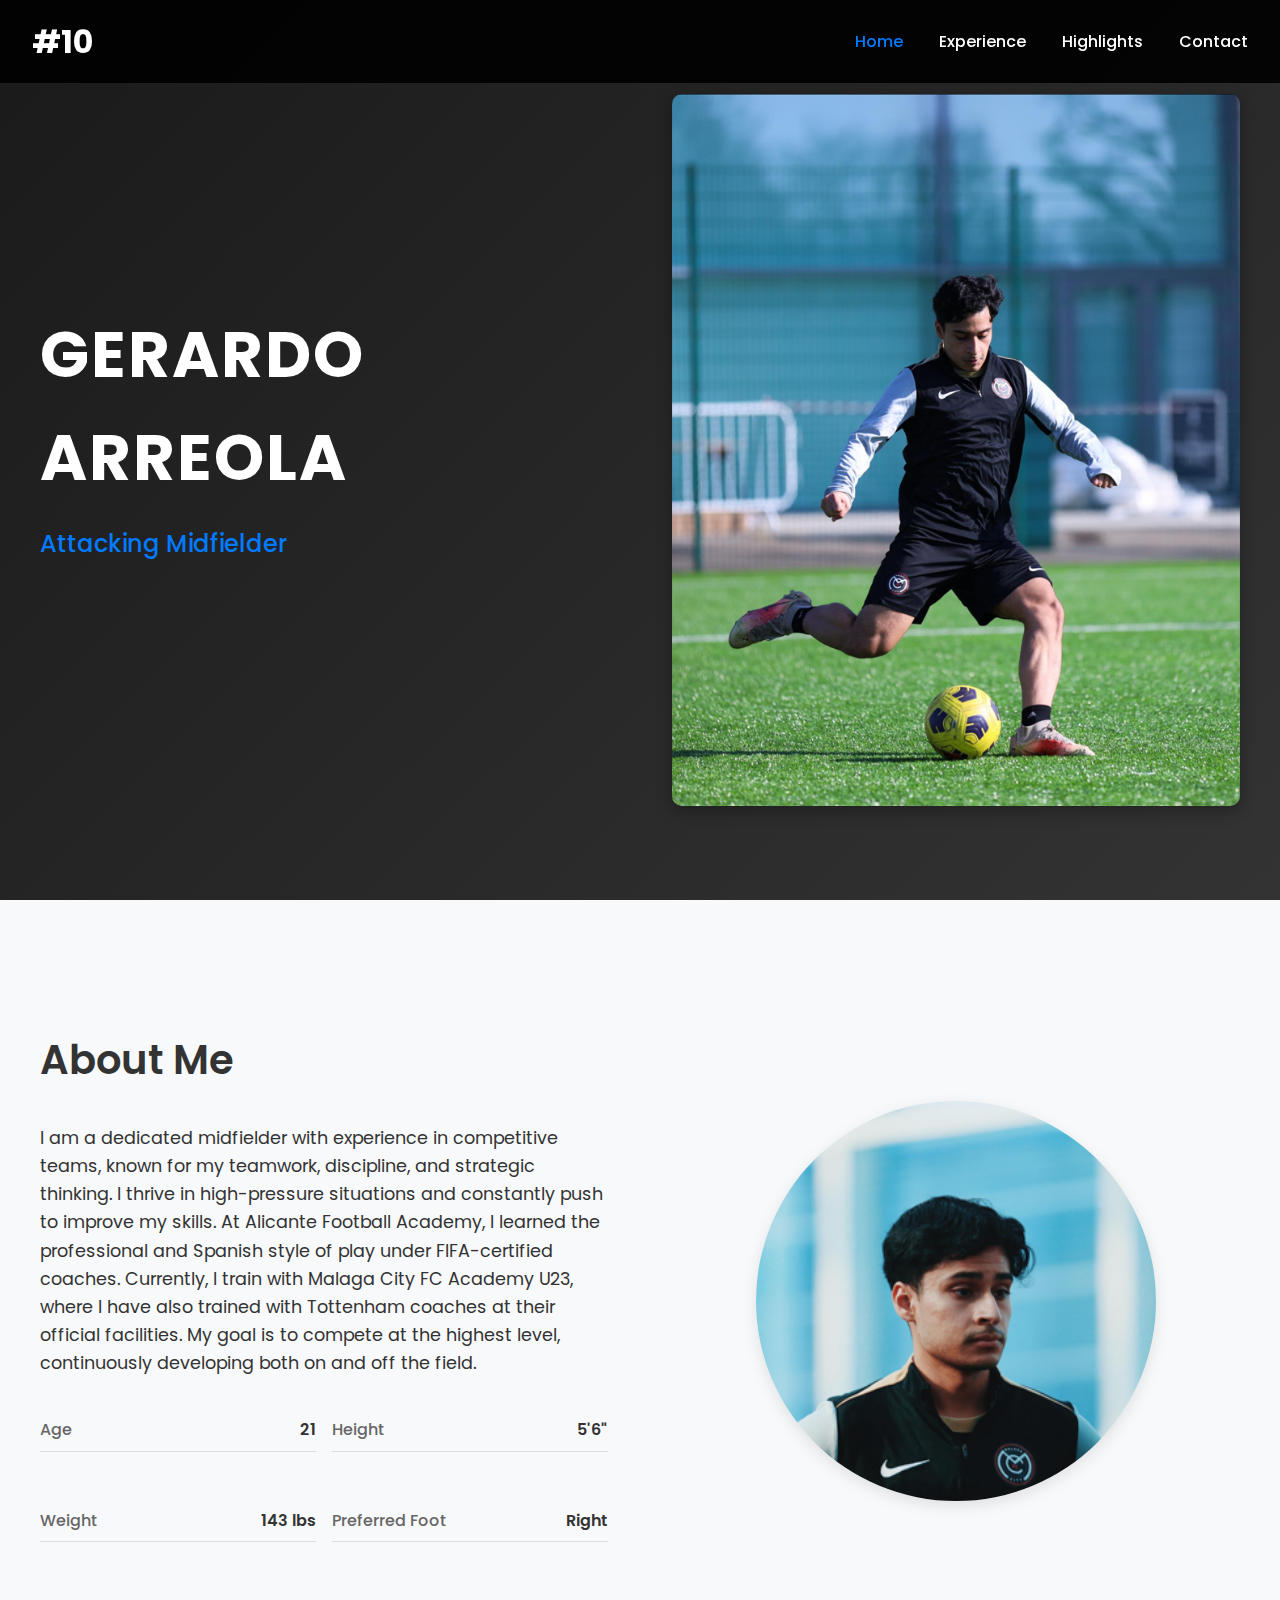
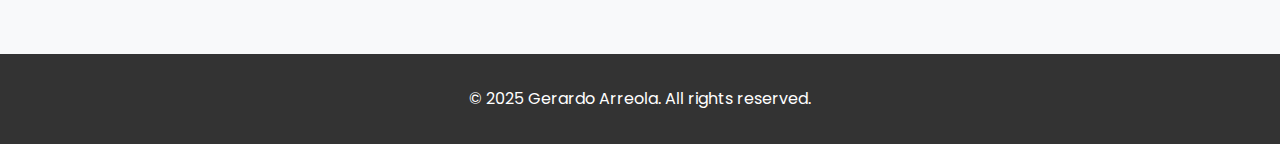
<file: index.html>
<!DOCTYPE html>
<html lang="en">
<head>
    <meta charset="UTF-8">
    <meta name="viewport" content="width=device-width, initial-scale=1.0">
    <title>Gerardo Arreola - Professional Soccer Player</title>
    <link rel="stylesheet" href="styles.css">
    <link rel="stylesheet" href="https://cdnjs.cloudflare.com/ajax/libs/font-awesome/6.0.0/css/all.min.css">
    <link href="https://fonts.googleapis.com/css2?family=Poppins:wght@300;400;500;600;700&display=swap" rel="stylesheet">
</head>
<body>
    <nav class="navbar">
        <div class="logo">#10</div>
        <div class="nav-links">
            <a href="index.html" class="active">Home</a>
            <a href="experience.html">Experience</a>
            <a href="highlights.html">Highlights</a>
            <a href="contact.html">Contact</a>
        </div>
        <div class="hamburger">
            <span></span>
            <span></span>
            <span></span>
        </div>
    </nav>

    <section class="hero">
        <div class="hero-content">
            <div class="hero-text">
                <h1>Gerardo Arreola</h1>
                <p class="position">Attacking Midfielder</p>
            </div>
            <div class="hero-image">
                <img src="Geras-banner.PNG" alt="Player in action">
            </div>
        </div>
    </section>

    <section class="about">
        <div class="about-content">
            <div class="about-text">
                <h2>About Me</h2>
                <p>I am a dedicated midfielder with experience in competitive teams, known for my teamwork, discipline, and strategic thinking. I thrive in high-pressure situations and constantly push to improve my skills. At Alicante Football Academy, I learned the professional and Spanish style of play under FIFA-certified coaches. Currently, I train with Malaga City FC Academy U23, where I have also trained with Tottenham coaches at their official facilities. My goal is to compete at the highest level, continuously developing both on and off the field.</p>
                <div class="player-info">
                    <div class="info-item">
                        <span class="label">Age</span>
                        <span class="value">21</span>
                    </div>
                    <div class="info-item">
                        <span class="label">Height</span>
                        <span class="value">5'6"</span>
                    </div>
                    <div class="info-item">
                        <span class="label">Weight</span>
                        <span class="value">143 lbs</span>
                    </div>
                    <div class="info-item">
                        <span class="label">Preferred Foot</span>
                        <span class="value">Right</span>
                    </div>
                </div>
            </div>
            <div class="about-image">
                <img src="Geras-ProP.PNG" alt="Player Profile Picture">
            </div>
        </div>
    </section>

    <footer>
        <p>&copy; 2025 Gerardo Arreola. All rights reserved.</p>
    </footer>

    <script src="script.js"></script>
</body>
</html>
</file>
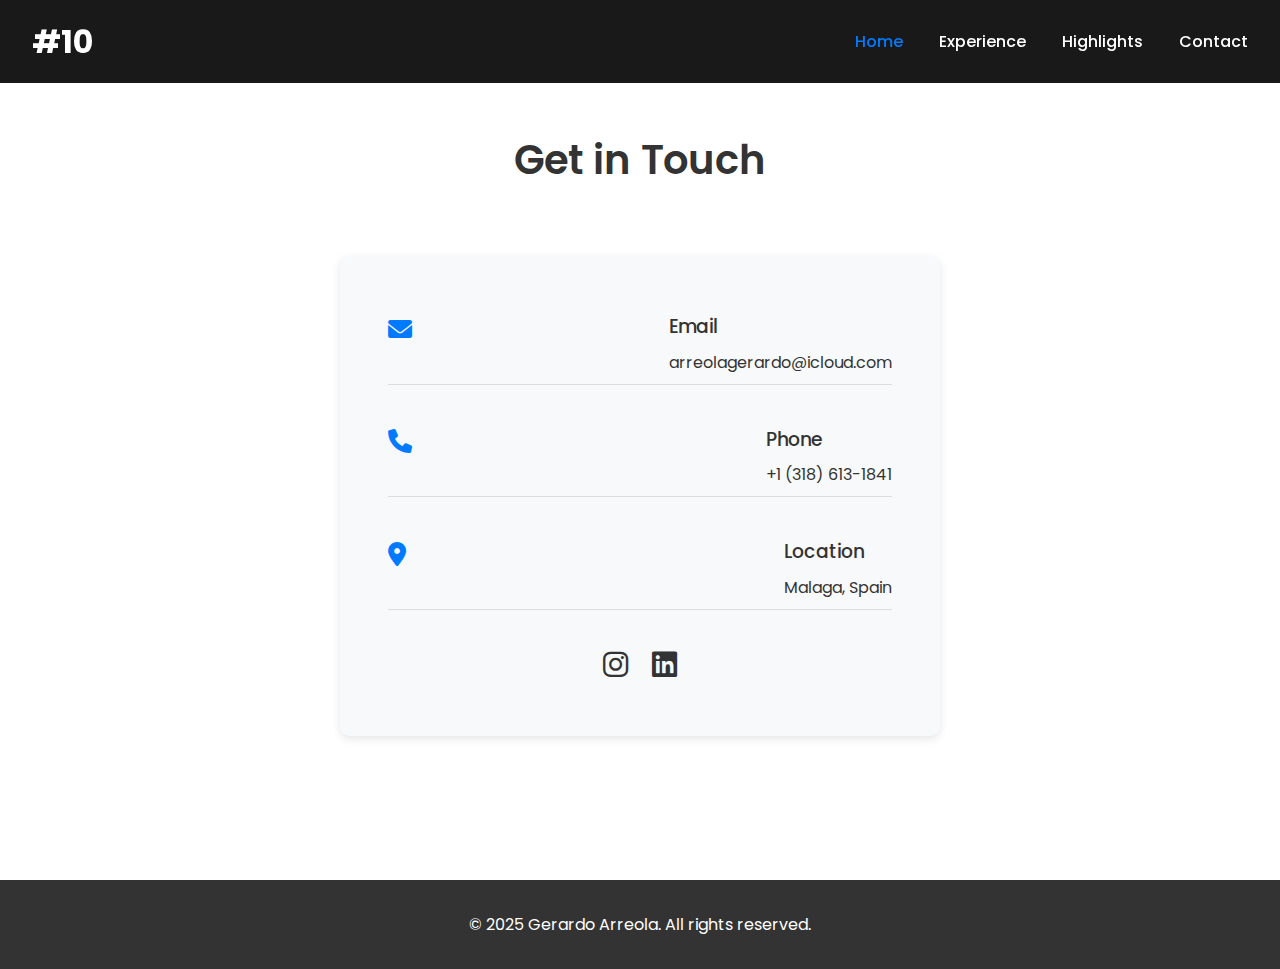
<file: contact.html>
<!DOCTYPE html>
<html lang="en">

<head>
    <meta charset="UTF-8">
    <meta name="viewport" content="width=device-width, initial-scale=1.0">
    <title>Gerardo Arreola - Contact</title>
    <link rel="stylesheet" href="styles.css">
    <link rel="stylesheet" href="https://cdnjs.cloudflare.com/ajax/libs/font-awesome/6.0.0/css/all.min.css">
    <link href="https://fonts.googleapis.com/css2?family=Poppins:wght@300;400;500;600;700&display=swap"
        rel="stylesheet">
</head>

<body>
    <nav class="navbar">
        <div class="logo">#10</div>
        <div class="nav-links">
            <a href="index.html" class="active">Home</a>
            <a href="experience.html">Experience</a>
            <a href="highlights.html">Highlights</a>
            <a href="contact.html">Contact</a>
        </div>
        <div class="hamburger">
            <span></span>
            <span></span>
            <span></span>
        </div>
    </nav>

    <section class="contact">
        <h1>Get in Touch</h1>
        <div class="contact-container">
            <div class="contact-info">
                <div class="info-item">
                    <i class="fas fa-envelope"></i>
                    <div class="info-content">
                        <h3>Email</h3>
                        <p>arreolagerardo@icloud.com</p>
                    </div>
                </div>
                <div class="info-item">
                    <i class="fas fa-phone"></i>
                    <div class="info-content">
                        <h3>Phone</h3>
                        <p>+1 (318) 613-1841</p>
                    </div>
                </div>
                <div class="info-item">
                    <i class="fas fa-map-marker-alt"></i>
                    <div class="info-content">
                        <h3>Location</h3>
                        <p>Malaga, Spain</p>
                    </div>
                </div>
                <div class="social-links">
                    <a href="#" class="social-link"><i class="fab fa-instagram"></i></a>
                    <a href="https://www.linkedin.com/in/gerardo-arreola-33443028a/" class="social-link"><i class="fab fa-linkedin"></i></a>
                </div>
            </div>
        </div>
    </section>

    <footer>
        <p>&copy; 2025 Gerardo Arreola. All rights reserved.</p>
    </footer>

    <script src="script.js"></script>
</body>
</html>
</file>
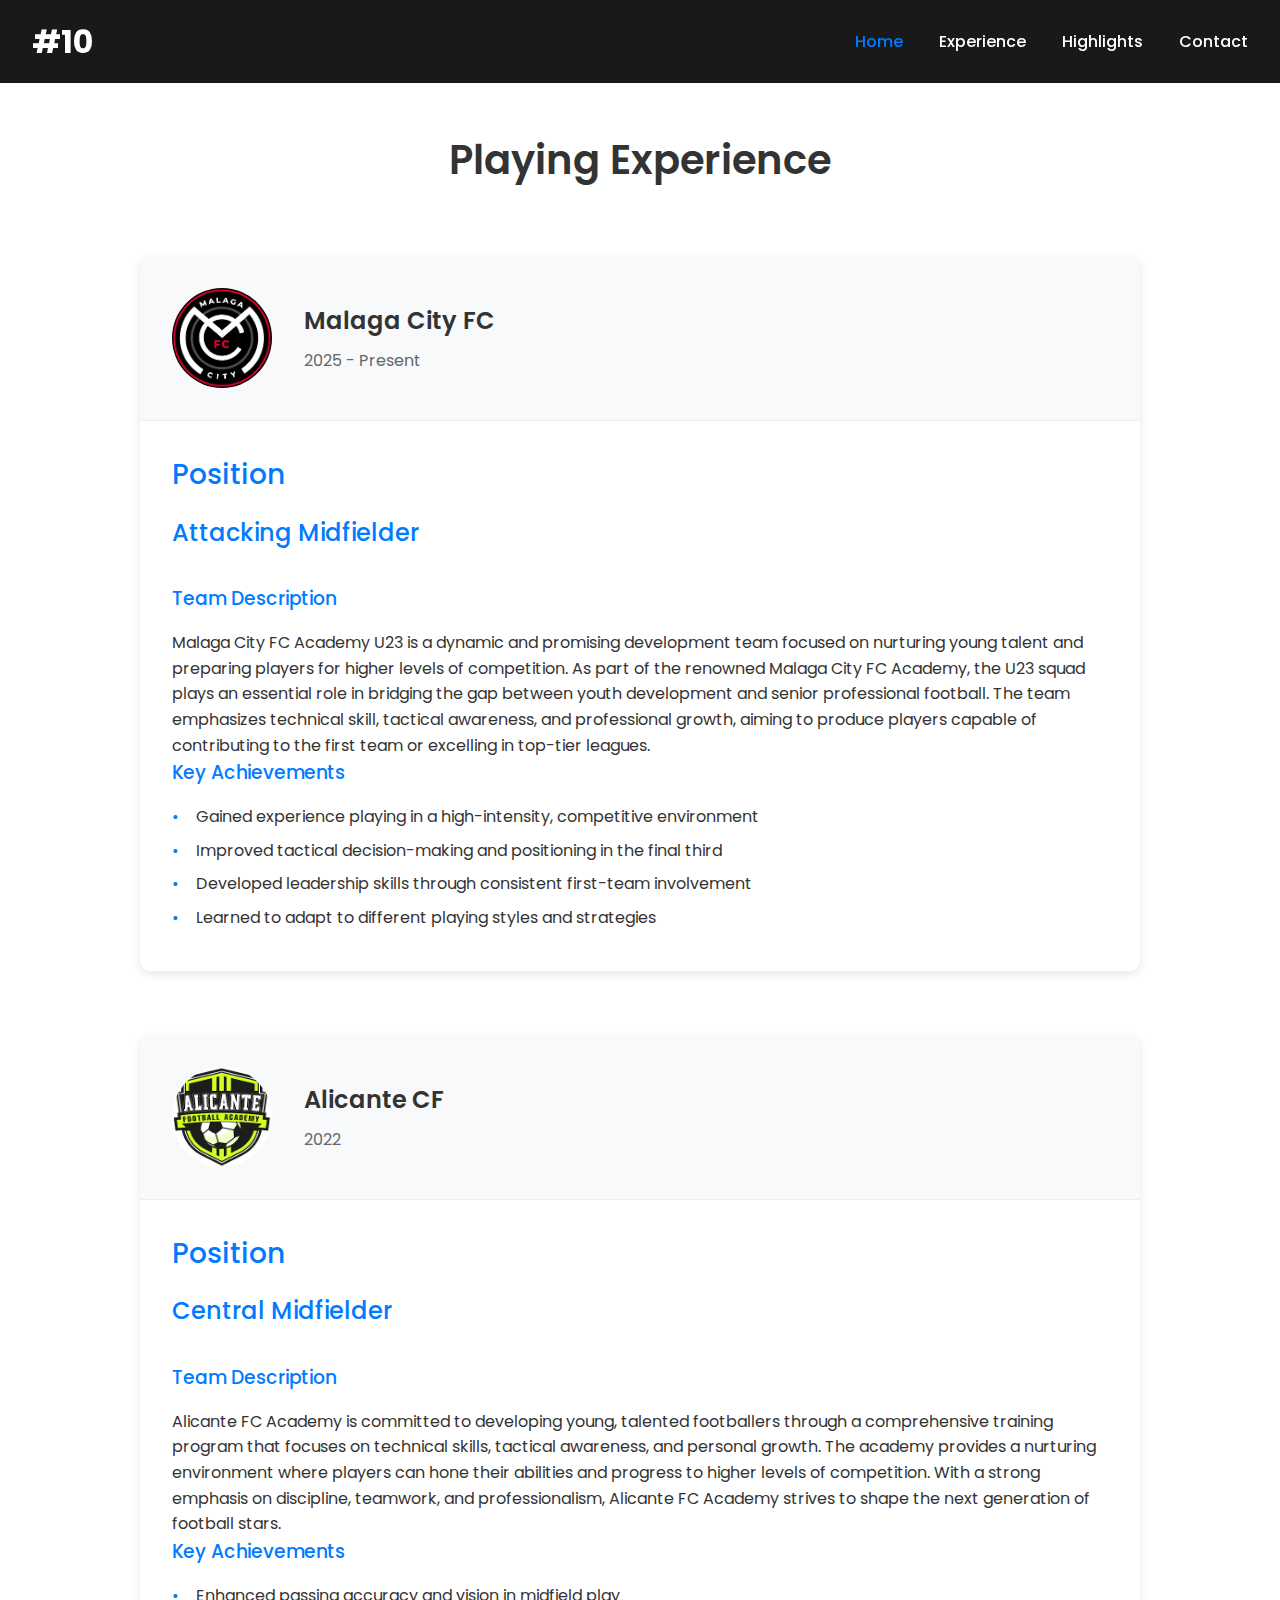
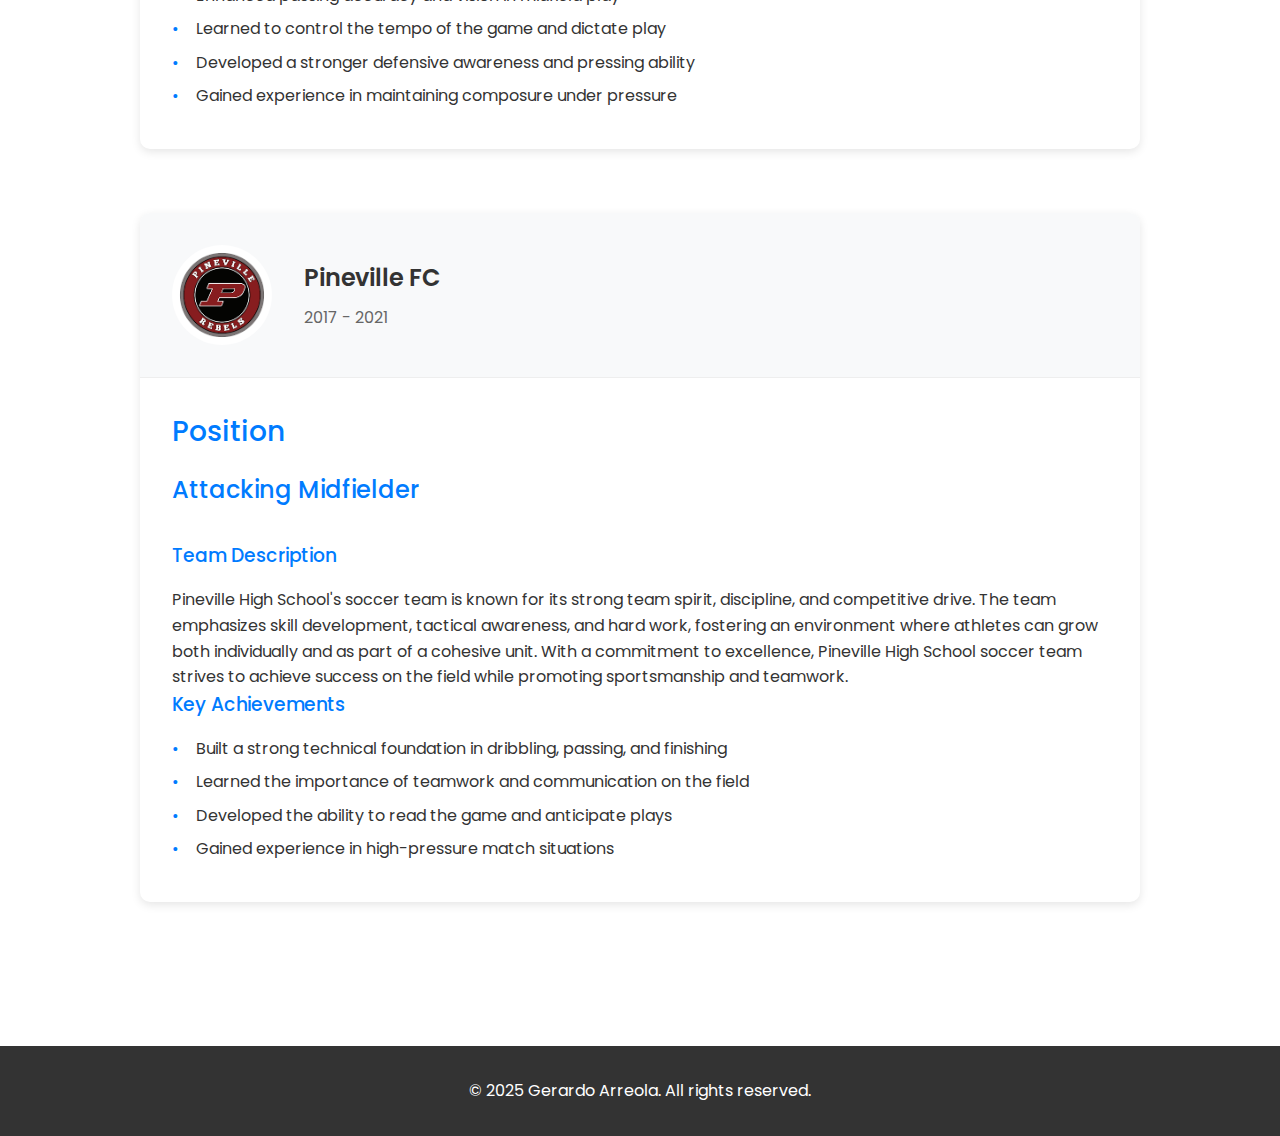
<file: experience.html>
<!DOCTYPE html>
<html lang="en">

<head>
    <meta charset="UTF-8">
    <meta name="viewport" content="width=device-width, initial-scale=1.0">
    <title>Gerardo Arreola - Experience</title>
    <link rel="stylesheet" href="styles.css">
    <link rel="stylesheet" href="https://cdnjs.cloudflare.com/ajax/libs/font-awesome/6.0.0/css/all.min.css">
    <link href="https://fonts.googleapis.com/css2?family=Poppins:wght@300;400;500;600;700&display=swap"
        rel="stylesheet">
</head>

<body>
    <nav class="navbar">
        <div class="logo">#10</div>
        <div class="nav-links">
            <a href="index.html" class="active">Home</a>
            <a href="experience.html">Experience</a>
            <a href="highlights.html">Highlights</a>
            <a href="contact.html">Contact</a>
        </div>
        <div class="hamburger">
            <span></span>
            <span></span>
            <span></span>
        </div>
    </nav>

    <section class="experience">
        <h1>Playing Experience</h1>
        
        <div class="team-section">
            <div class="team-header">
                <img src="malagaFC_logo.jpg" alt="Malaga FC Logo" class="team-logo">
                <div class="team-info">
                    <h2>Malaga City FC</h2>
                    <p class="team-period">2025 - Present</p>
                </div>
            </div>
            <div class="team-content">
                <div class="position">
                    <h3>Position</h3>
                    <p>Attacking Midfielder</p>
                </div>
                <div class="description">
                    <h3>Team Description</h3>
                    <p>Malaga City FC Academy U23 is a dynamic and promising development team focused on nurturing young talent and preparing players for higher levels of competition. As part of the renowned Malaga City FC Academy, the U23 squad plays an essential role in bridging the gap between youth development and senior professional football. The team emphasizes technical skill, tactical awareness, and professional growth, aiming to produce players capable of contributing to the first team or excelling in top-tier leagues.</p>
                </div>
                <div class="achievements">
                    <h3>Key Achievements</h3>
                    <ul>
                        <li>Gained experience playing in a high-intensity, competitive environment</li>
                        <li>Improved tactical decision-making and positioning in the final third</li>
                        <li>Developed leadership skills through consistent first-team involvement</li>
                        <li>Learned to adapt to different playing styles and strategies</li>
                    </ul>
                </div>
            </div>
        </div>

        <div class="team-section">
            <div class="team-header">
                <img src="alicante_logo.png" alt="Alicante Logo" class="team-logo">
                <div class="team-info">
                    <h2>Alicante CF</h2>
                    <p class="team-period">2022</p>
                </div>
            </div>
            <div class="team-content">
                <div class="position">
                    <h3>Position</h3>
                    <p>Central Midfielder</p>
                </div>
                <div class="description">
                    <h3>Team Description</h3>
                    <p>Alicante FC Academy is committed to developing young, talented footballers through a comprehensive training program that focuses on technical skills, tactical awareness, and personal growth. The academy provides a nurturing environment where players can hone their abilities and progress to higher levels of competition. With a strong emphasis on discipline, teamwork, and professionalism, Alicante FC Academy strives to shape the next generation of football stars.</p>
                </div>
                <div class="achievements">
                    <h3>Key Achievements</h3>
                    <ul>
                        <li>Enhanced passing accuracy and vision in midfield play</li>
                        <li>Learned to control the tempo of the game and dictate play</li>
                        <li>Developed a stronger defensive awareness and pressing ability</li>
                        <li>Gained experience in maintaining composure under pressure</li>
                    </ul>
                </div>
            </div>
        </div>

        <div class="team-section">
            <div class="team-header">
                <img src="pineville_logo.png" alt="Pineville Logo" class="team-logo">
                <div class="team-info">
                    <h2>Pineville FC</h2>
                    <p class="team-period">2017 - 2021</p>
                </div>
            </div>
            <div class="team-content">
                <div class="position">
                    <h3>Position</h3>
                    <p>Attacking Midfielder</p>
                </div>
                <div class="description">
                    <h3>Team Description</h3>
                    <p>Pineville High School's soccer team is known for its strong team spirit, discipline, and competitive drive. The team emphasizes skill development, tactical awareness, and hard work, fostering an environment where athletes can grow both individually and as part of a cohesive unit. With a commitment to excellence, Pineville High School soccer team strives to achieve success on the field while promoting sportsmanship and teamwork.
                    </p>
                </div>
                <div class="achievements">
                    <h3>Key Achievements</h3>
                    <ul>
                        <li>Built a strong technical foundation in dribbling, passing, and finishing</li>
                        <li>Learned the importance of teamwork and communication on the field</li>
                        <li>Developed the ability to read the game and anticipate plays</li>
                        <li>Gained experience in high-pressure match situations</li>
                    </ul>
                </div>
            </div>
        </div>
    </section>

    <footer>
        <p>&copy; 2025 Gerardo Arreola. All rights reserved.</p>
    </footer>

    <script src="script.js"></script>
</body>
</html>
</file>
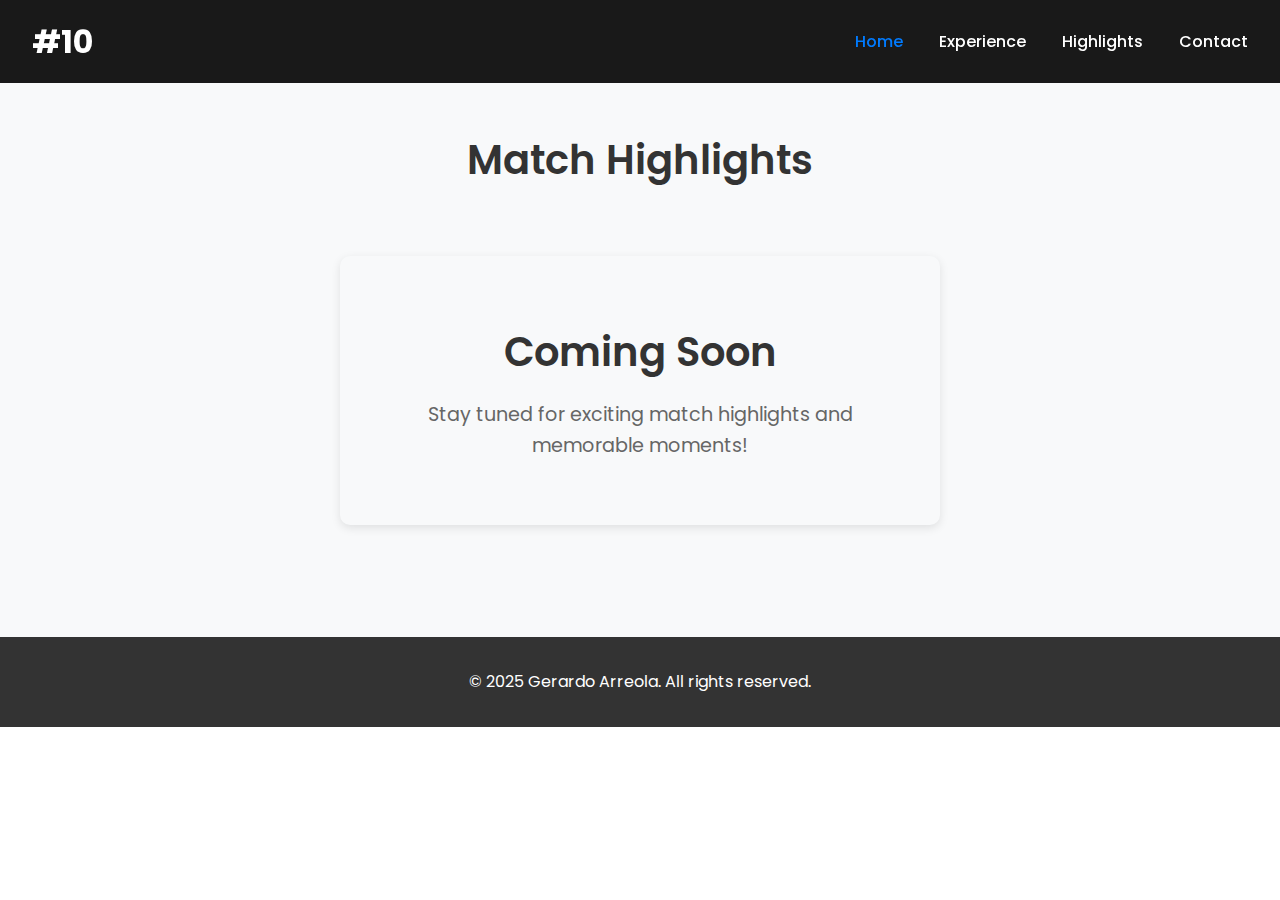
<file: highlights.html>
<!DOCTYPE html>
<html lang="en">

<head>
    <meta charset="UTF-8">
    <meta name="viewport" content="width=device-width, initial-scale=1.0">
    <title>Gerardo Arreola - Highlights</title>
    <link rel="stylesheet" href="styles.css">
    <link rel="stylesheet" href="https://cdnjs.cloudflare.com/ajax/libs/font-awesome/6.0.0/css/all.min.css">
    <link href="https://fonts.googleapis.com/css2?family=Poppins:wght@300;400;500;600;700&display=swap"
        rel="stylesheet">
</head>

<body>
    <nav class="navbar">
        <div class="logo">#10</div>
        <div class="nav-links">
            <a href="index.html" class="active">Home</a>
            <a href="experience.html">Experience</a>
            <a href="highlights.html">Highlights</a>
            <a href="contact.html">Contact</a>
        </div>
        <div class="hamburger">
            <span></span>
            <span></span>
            <span></span>
        </div>
    </nav>

    <section class="highlights">
        <h1>Match Highlights</h1>
        <div class="coming-soon">
            <h2>Coming Soon</h2>
            <p>Stay tuned for exciting match highlights and memorable moments!</p>
        </div>

        <!-- Commented out content for future use
        <div class="team-highlights">
            <h2>Malaga FC Highlights</h2>
            <div class="highlight-item">
                <div class="video-container">
                    <video autoplay loop muted>
                        <source src="path/to/video.mp4" type="video/mp4">
                    </video>
                </div>
                <div class="highlight-info">
                    <h3>Match-Winning Goal</h3>
                    <p>90th minute winner against top of the table</p>
                    <span class="date">March 15, 2024</span>
                </div>
            </div>

            <div class="highlight-item">
                <div class="video-container">
                    <video autoplay loop muted>
                        <source src="path/to/video.mp4" type="video/mp4">
                    </video>
                </div>
                <div class="highlight-info">
                    <h3>Perfect Assist</h3>
                    <p>Backheel assist leading to goal</p>
                    <span class="date">March 10, 2024</span>
                </div>
            </div>
        </div>

        <div class="team-highlights">
            <h2>Alicante CF Highlights</h2>
            <div class="highlight-item">
                <div class="video-container">
                    <video autoplay loop muted>
                        <source src="path/to/video.mp4" type="video/mp4">
                    </video>
                </div>
                <div class="highlight-info">
                    <h3>Promotion-Winning Goal</h3>
                    <p>Last-minute goal securing promotion</p>
                    <span class="date">May 20, 2023</span>
                </div>
            </div>

            <div class="highlight-item">
                <div class="video-container">
                    <video autoplay loop muted>
                        <source src="path/to/video.mp4" type="video/mp4">
                    </video>
                </div>
                <div class="highlight-info">
                    <h3>Free Kick Special</h3>
                    <p>25-yard free kick goal</p>
                    <span class="date">April 15, 2023</span>
                </div>
            </div>
        </div>

        <div class="team-highlights">
            <h2>Training Highlights</h2>
            <div class="highlight-item">
                <div class="video-container">
                    <video autoplay loop muted>
                        <source src="path/to/video.mp4" type="video/mp4">
                    </video>
                </div>
                <div class="highlight-info">
                    <h3>Technical Skills</h3>
                    <p>Training session highlights</p>
                    <span class="date">March 1, 2024</span>
                </div>
            </div>

            <div class="highlight-item">
                <div class="video-container">
                    <video autoplay loop muted>
                        <source src="path/to/video.mp4" type="video/mp4">
                    </video>
                </div>
                <div class="highlight-info">
                    <h3>Match Practice</h3>
                    <p>Training match highlights</p>
                    <span class="date">February 25, 2024</span>
                </div>
            </div>
        </div>
        -->
    </section>

    <footer>
        <p>&copy; 2025 Gerardo Arreola. All rights reserved.</p>
    </footer>

    <script src="script.js"></script>
</body>
</html>
</file>
<file: styles.css>
/* Reset and base styles */
* {
    margin: 0;
    padding: 0;
    box-sizing: border-box;
}

html {
    scroll-behavior: smooth;
}

body {
    font-family: 'Poppins', sans-serif;
    line-height: 1.6;
    color: #333;
    font-weight: 400;
}

/* Navigation */
.navbar {
    position: fixed;
    top: 0;
    width: 100%;
    background-color: rgba(0, 0, 0, 0.9);
    padding: 1rem 2rem;
    display: flex;
    justify-content: space-between;
    align-items: center;
    z-index: 1000;
}

.logo {
    font-size: 2rem;
    font-weight: 700;
    color: #fff;
}

.nav-links a {
    text-decoration: none;
    color: #fff;
    margin-left: 2rem;
    transition: color 0.3s ease;
    font-weight: 500;
}

.nav-links a:hover,
.nav-links a.active {
    color: #007bff;
}

.hamburger {
    display: none;
    flex-direction: column;
    cursor: pointer;
}

.hamburger span {
    width: 25px;
    height: 3px;
    background-color: #fff;
    margin: 2px 0;
    transition: 0.3s;
}

/* Hero Section */
.hero {
    height: 100vh;
    background: linear-gradient(135deg, #1a1a1a 0%, #333 100%);
    display: flex;
    align-items: center;
    color: #fff;
    padding: 0 2rem;
    position: relative;
}

.hero-content {
    display: grid;
    grid-template-columns: 1fr 1fr;
    gap: 4rem;
    max-width: 1200px;
    margin: 0 auto;
    width: 100%;
    align-items: center;
}

.hero-text {
    text-align: left;
    display: flex;
    flex-direction: column;
    justify-content: center;
    height: 100%;
    padding-right: 2rem;
}

.hero h1 {
    font-size: 4rem;
    margin-bottom: 1rem;
    text-transform: uppercase;
    letter-spacing: 2px;
    font-weight: 700;
}

.position {
    font-size: 1.5rem;
    color: #007bff;
    margin-bottom: 2rem;
    font-weight: 500;
}

.hero-stats {
    display: flex;
    gap: 2rem;
    margin-bottom: 2rem;
}

.stat {
    text-align: center;
}

.stat .number {
    font-size: 2.5rem;
    font-weight: 700;
    color: #007bff;
    display: block;
}

.stat .label {
    font-size: 1rem;
    text-transform: uppercase;
    letter-spacing: 1px;
    font-weight: 500;
}

.hero-image {
    display: flex;
    align-items: center;
    justify-content: center;
    height: 100%;
}

.hero-image img {
    width: 100%;
    height: auto;
    border-radius: 10px;
    box-shadow: 0 5px 15px rgba(0,0,0,0.3);
}

/* About Section */
.about {
    padding: 8rem 2rem 5rem;
    background-color: #f8f9fa;
}

.about-content {
    display: grid;
    grid-template-columns: 1fr 1fr;
    gap: 4rem;
    max-width: 1200px;
    margin: 0 auto;
}

.about-text h2 {
    font-size: 2.5rem;
    margin-bottom: 2rem;
    color: #333;
    font-weight: 600;
}

.about-text p {
    margin-bottom: 2rem;
    font-size: 1.1rem;
    font-weight: 400;
}

.player-info {
    display: grid;
    grid-template-columns: repeat(2, 1fr);
    gap: 1rem;
}

.info-item {
    display: flex;
    justify-content: space-between;
    padding: 0.5rem 0;
    border-bottom: 1px solid #ddd;
}

.info-item .label {
    color: #666;
    font-weight: 500;
}

.info-item .value {
    font-weight: 600;
}

.about-image {
    display: flex;
    align-items: center;
    justify-content: center;
}

.about-image img {
    width: 400px;
    height: 400px;
    object-fit: cover;
    border-radius: 50%;
    box-shadow: 0 5px 15px rgba(0,0,0,0.1);
}

/* Experience Section */
.experience {
    padding: 8rem 2rem 5rem;
}

.experience h1 {
    text-align: center;
    font-size: 2.5rem;
    margin-bottom: 4rem;
    font-weight: 600;
}

.team-section {
    max-width: 1000px;
    margin: 0 auto 4rem;
    background: #fff;
    border-radius: 10px;
    box-shadow: 0 3px 10px rgba(0,0,0,0.1);
    overflow: hidden;
}

.team-header {
    display: flex;
    align-items: center;
    padding: 2rem;
    background: #f8f9fa;
    border-bottom: 1px solid #eee;
}

.team-logo {
    width: 100px;
    height: 100px;
    margin-right: 2rem;
    border-radius: 50%;
}

.team-info h2 {
    margin-bottom: 0.5rem;
    font-weight: 600;
}

.team-period {
    color: #666;
}

.team-content {
    padding: 2rem;
}

.team-content h3 {
    color: #007bff;
    margin-bottom: 1rem;
    font-weight: 500;
}

.achievements ul {
    list-style: none;
    margin-top: 1rem;
}

.achievements li {
    margin-bottom: 0.5rem;
    padding-left: 1.5rem;
    position: relative;
}

.achievements li::before {
    content: "•";
    color: #007bff;
    position: absolute;
    left: 0;
}

/* Highlights Section */
.highlights {
    padding: 8rem 2rem 5rem;
    background-color: #f8f9fa;
}

.highlights h1 {
    text-align: center;
    font-size: 2.5rem;
    margin-bottom: 4rem;
    font-weight: 600;
}

.team-highlights {
    max-width: 1000px;
    margin: 0 auto 4rem;
}

.team-highlights h2 {
    margin-bottom: 2rem;
    color: #333;
    font-weight: 600;
}

.highlight-item {
    margin-bottom: 3rem;
    background: #fff;
    border-radius: 10px;
    overflow: hidden;
    box-shadow: 0 3px 10px rgba(0,0,0,0.1);
}

.video-container {
    position: relative;
    width: 100%;
    padding-top: 56.25%; /* 16:9 Aspect Ratio */
    background: #000;
}

.video-container video {
    position: absolute;
    top: 0;
    left: 0;
    width: 100%;
    height: 100%;
    object-fit: cover;
}

.highlight-info {
    padding: 1.5rem;
}

.highlight-info h3 {
    margin-bottom: 0.5rem;
    color: #333;
    font-weight: 500;
}

.highlight-info p {
    color: #666;
    margin-bottom: 0.5rem;
}

.highlight-info .date {
    color: #999;
    font-size: 0.9rem;
}

.coming-soon {
    text-align: center;
    padding: 4rem 2rem;
    background: #f8f9fa;
    border-radius: 10px;
    margin: 2rem auto;
    max-width: 600px;
    box-shadow: 0 3px 10px rgba(0,0,0,0.1);
}

.coming-soon h2 {
    font-size: 2.5rem;
    color: #333;
    margin-bottom: 1rem;
    font-weight: 600;
}

.coming-soon p {
    font-size: 1.2rem;
    color: #666;
    font-weight: 400;
}

/* Contact Section */
.contact {
    padding: 8rem 2rem 5rem;
}

.contact h1 {
    text-align: center;
    font-size: 2.5rem;
    margin-bottom: 4rem;
    font-weight: 600;
}

.contact-container {
    display: flex;
    justify-content: center;
    max-width: 600px;
    margin: 0 auto 4rem;
}

.contact-info {
    background: #f8f9fa;
    padding: 3rem;
    border-radius: 10px;
    box-shadow: 0 3px 10px rgba(0,0,0,0.1);
    width: 100%;
}

.info-item {
    display: flex;
    align-items: flex-start;
    margin-bottom: 2rem;
}

.info-item i {
    font-size: 1.5rem;
    color: #007bff;
    margin-right: 1rem;
    margin-top: 0.3rem;
}

.info-content h3 {
    margin-bottom: 0.5rem;
    font-weight: 500;
}

.social-links {
    display: flex;
    gap: 1.5rem;
    margin-top: 2rem;
    justify-content: center;
}

.social-link {
    color: #333;
    font-size: 1.8rem;
    transition: color 0.3s ease;
}

.social-link:hover {
    color: #007bff;
}

.contact-form-container {
    background: #fff;
    padding: 2rem;
    border-radius: 10px;
    box-shadow: 0 3px 10px rgba(0,0,0,0.1);
}

.form-group {
    margin-bottom: 1.5rem;
}

.form-group label {
    display: block;
    margin-bottom: 0.5rem;
    color: #333;
    font-weight: 500;
}

.form-group input,
.form-group textarea {
    width: 100%;
    padding: 0.8rem;
    border: 1px solid #ddd;
    border-radius: 5px;
    font-size: 1rem;
}

.submit-button {
    padding: 1rem 2rem;
    background: #007bff;
    color: #fff;
    border: none;
    border-radius: 5px;
    cursor: pointer;
    transition: background-color 0.3s ease;
    font-weight: 500;
    font-family: 'Poppins', sans-serif;
}

.submit-button:hover {
    background: #0056b3;
}

.map-container {
    max-width: 1200px;
    margin: 0 auto;
}

.map-container h2 {
    text-align: center;
    margin-bottom: 2rem;
}

.map {
    border-radius: 10px;
    overflow: hidden;
    box-shadow: 0 3px 10px rgba(0,0,0,0.1);
}

/* Footer */
footer {
    text-align: center;
    padding: 2rem;
    background: #333;
    color: #fff;
}

/* Responsive Design */
@media screen and (max-width: 768px) {
    .nav-links {
        display: none;
    }

    .hamburger {
        display: flex;
    }

    .hero {
        padding: 0;
        background: none;
        display: flex;
        align-items: center;
        justify-content: center;
    }

    .hero-content {
        grid-template-columns: 1fr;
        position: relative;
        height: 100%;
        padding: 0;
        display: flex;
        align-items: center;
        justify-content: center;
    }

    .hero-text {
        text-align: center;
        padding: 2rem;
        position: relative;
        z-index: 1;
        display: flex;
        flex-direction: column;
        align-items: center;
        justify-content: center;
        min-height: 100vh;
        padding-right: 0;
    }

    .hero-image {
        position: absolute;
        top: 0;
        left: 0;
        width: 100%;
        height: 100%;
        z-index: -1;
    }

    .hero-image img {
        width: 100%;
        height: 100%;
        object-fit: cover;
        border-radius: 0;
    }

    .hero::before {
        content: '';
        position: absolute;
        top: 0;
        left: 0;
        width: 100%;
        height: 100%;
        background: linear-gradient(rgba(0, 0, 0, 0.7), rgba(0, 0, 0, 0.7));
        z-index: -1;
    }

    .hero h1 {
        margin-bottom: 1rem;
        color: #cccccc;
        text-shadow: 2px 2px 4px rgba(0, 0, 0, 0.5),
                     -1px -1px 0 #000,
                     1px -1px 0 #000,
                     -1px 1px 0 #000,
                     1px 1px 0 #000;
    }

    .position {
        margin-bottom: 2rem;
    }

    .hero-stats {
        justify-content: center;
        margin-top: 2rem;
    }

    .about-content {
        grid-template-columns: 1fr;
        gap: 2rem;
    }

    .about-image {
        max-width: 300px;
        margin: 0 auto 2rem;
        order: -1;
    }

    .about-image img {
        width: 300px;
        height: 300px;
    }

    .about-text {
        text-align: center;
    }

    .player-info {
        justify-content: center;
    }

    .team-header {
        flex-direction: column;
        text-align: center;
    }

    .team-logo {
        margin: 0 0 1rem 0;
    }

    .coming-soon {
        padding: 3rem 1.5rem;
        margin: 1rem;
    }

    .coming-soon h2 {
        font-size: 2rem;
    }

    .coming-soon p {
        font-size: 1.1rem;
    }

    .contact-info {
        padding: 2rem;
        margin: 0 1rem;
    }

    .info-item {
        margin-bottom: 1.5rem;
    }

    .social-links {
        gap: 1.2rem;
    }

    .social-link {
        font-size: 1.6rem;
    }
}

@media screen and (max-width: 480px) {
    .hero h1 {
        font-size: 2.5rem;
    }

    .position {
        font-size: 1.2rem;
    }

    .stat .number {
        font-size: 2rem;
    }

    .about-text h2,
    .experience h1,
    .highlights h1,
    .contact h1 {
        font-size: 2rem;
    }
}
</file>
